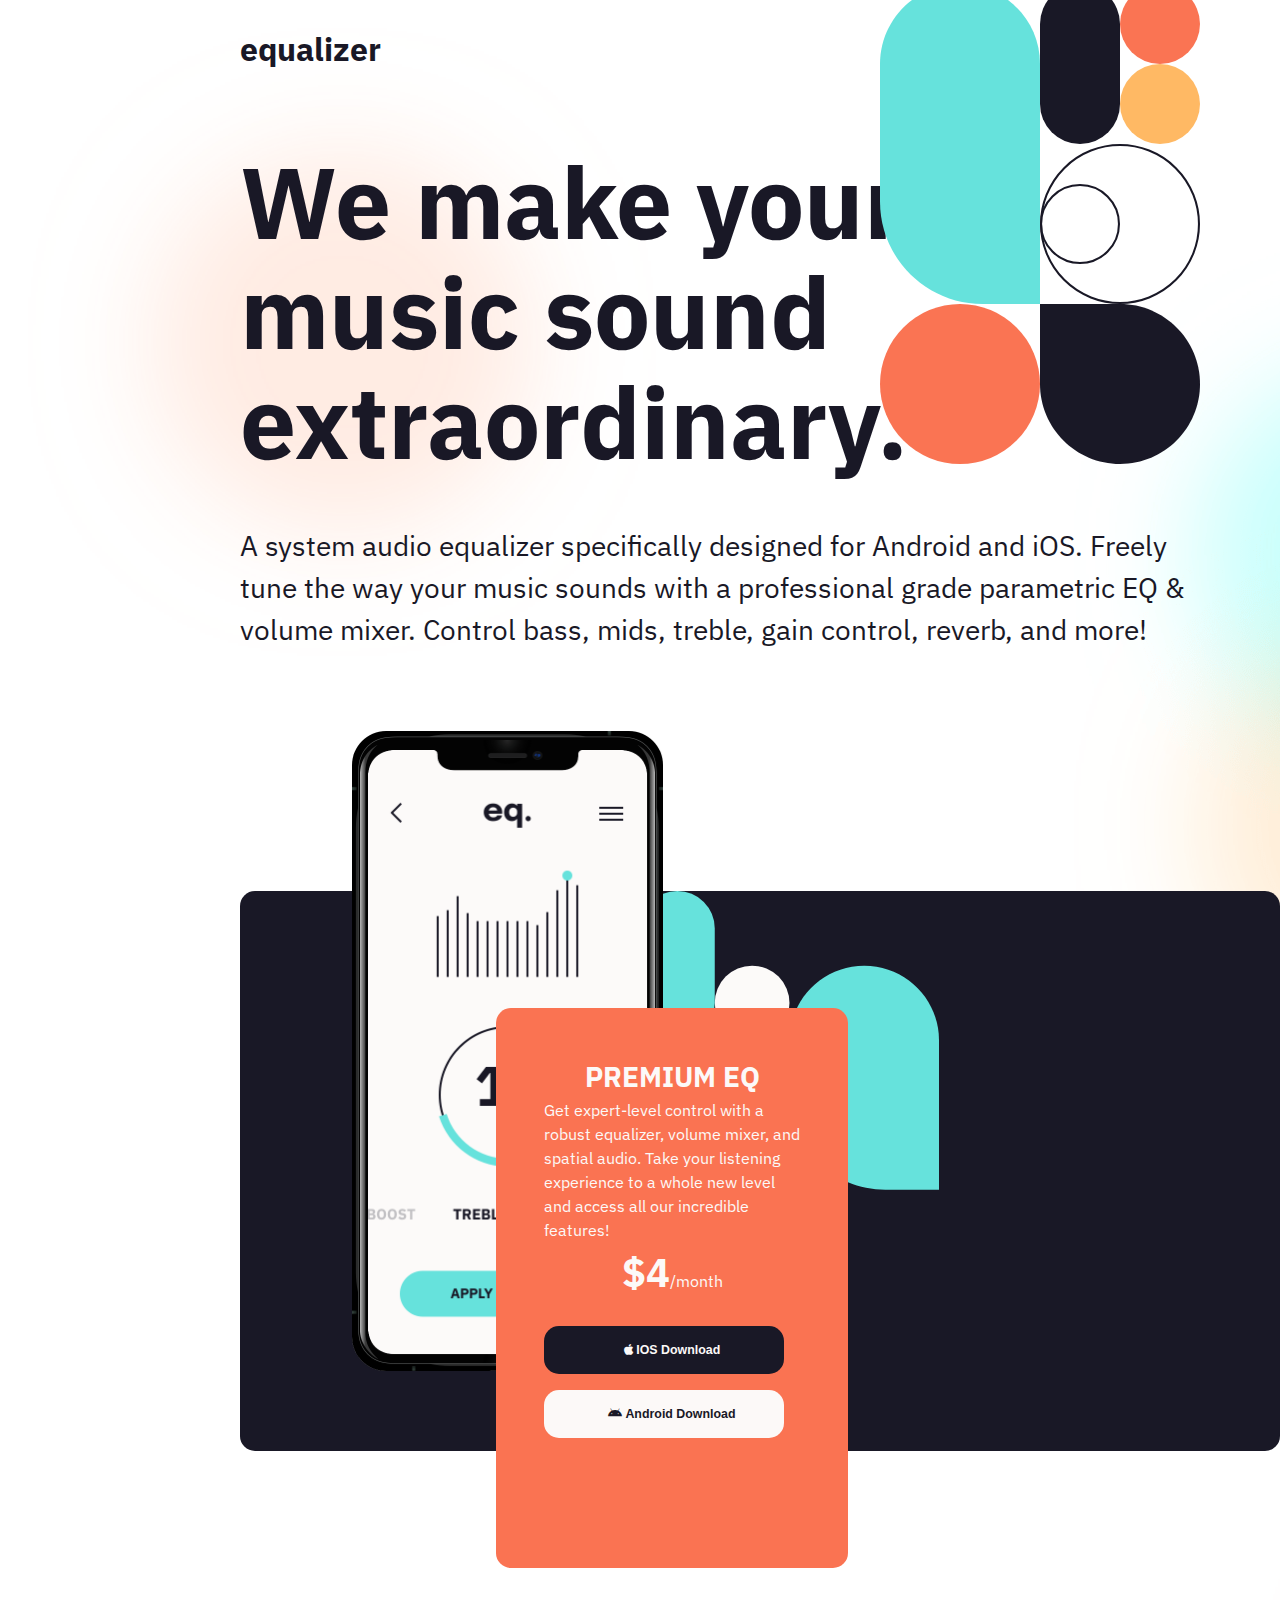
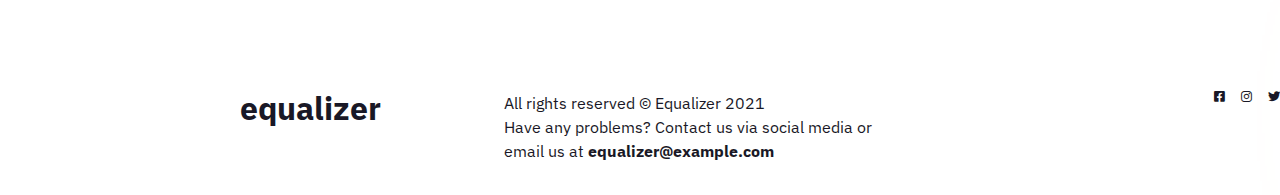
<file: index.html>
<!DOCTYPE html>
<html lang="en">
<head>
  <meta charset="UTF-8">
  <meta name="viewport" content="width=device-width, initial-scale=1.0">

  <link rel="icon" type="image/png" sizes="32x32" href="./assets/favicon-32x32.png">
  <link rel="stylesheet" href="index.css">
    <link href="https://fonts.googleapis.com/css2?family=IBM+Plex+Sans:wght@400;700&display=swap" rel="stylesheet">
    <link rel="stylesheet" href="https://cdnjs.cloudflare.com/ajax/libs/font-awesome/6.0.0/css/all.min.css" integrity="sha512-9usAa10IRO0HhonpyAIVpjrylPvoDwiPUiKdWk5t3PyolY1cOd4DSE0Ga+ri4AuTroPR5aQvXU9xC6qOPnzFeg==" crossorigin="anonymous" referrerpolicy="no-referrer" />
  <title>Frontend Mentor | Equalizer landing page</title>
</head>
<body>

  
  <div class="pattern1"></div>
  <h1 class="fs-600 ff-serif bold equa">equalizer</h1>
 

  <section class="text-block">
    <h1 class="fs-800 ff-serif bold">We make your music sound extraordinary.</h1>
    <p class="fs-500 ff-serif">A system audio equalizer specifically designed for Android and iOS. Freely tune the 
    way your music sounds with a professional grade parametric EQ & volume mixer. Control 
    bass, mids, treble, gain control, reverb, and more!</p>
  </section>
  

  <main class="pres-block">

    <div class="pres-block-back"></div>
    <div class="pres-block-phone"></div>

    <div class="pres-block-pricing bg-orange button-grid orange-format">
      <h2 class="fs-500 text-white ff-serif uppercase bold">Premium EQ</h2>
      <p class="fs-300 text-white ff-serif">Get expert-level control with a robust equalizer, volume mixer, and spatial audio. Take 
        your listening experience to a whole new level and access all our incredible features!</p>
        <p class="fs-300 ff-serif text-white"><span style="font-size: 2.5rem; font-weight: bold;">$4</span>/month</p>
        
        <div class="btns-container">
          <button id="ios" aria-selected="true" class="ff-sans-cond text-white bg-dark social-btn bold"><i class="fa-brands fa-apple"></i>   IOS Download</button>
          <button id="android" aria-selected="false" class="ff-sans-cond text-dark bg-white social-btn bold"><i class="fa-brands fa-android"></i>   Android Download</button>
        </div>
    </div>
      
  </main>

  
  <footer class="grid">
    <h1 class="fs-600 ff-serif bold grid-h1">equalizer</h1>

    <p class="fs-300 text-black ff-serif grid-p">All rights reserved © Equalizer 2021 <br> Have any problems? Contact us via social media or <br>email us at <span style="font-weight: bold;">equalizer@example.com</span></p>
    
    <div class="social-logo">
      <i class="fa-brands fa-facebook-square"></i>
      <i class="fa-brands fa-instagram"></i>
      <i class="fa-brands fa-twitter"></i>
    </div>
  </footer>
  
  <script src="app.js"></script>

</body>
</html>
</file>
<file: index.css>
/* ------------------- */
/* Custom properties   */
/* ------------------- */

:root {
    /* colors */
    --clr-dark: 244 23% 12%;
    --clr-white: 20 33% 98%;
    --clr-blue: 177 68% 64%;
    --clr-orange: 12 94% 65%;
    --clr-orange-light: 33 100% 70%;
    --clr-light: 180 2% 39%;;

    
    /* font-sizes */
    --fs-900: clamp(5rem, 8vw + 1rem, 9.375rem);
    --fs-800: 3rem;
    --fs-700: 1.5rem;
    --fs-600: 1rem;
    --fs-500: 1rem;
    --fs-400: 0.9375rem;
    --fs-300: 1rem;
    --fs-200: 0.775rem;
    --fs-100: 0.6rem;
    
    /* font-families */
    --ff-serif: "IBM Plex Sans", serif;
    --ff-sans-cond: "Barlow Condensed", sans-serif;
    --ff-sans-normal: "Barlow", sans-serif;
}

@media (min-width: 35em) {
    :root {
        --fs-800: 5rem;
        --fs-700: 2.5rem;
        --fs-600: 1.5rem;
        --fs-500: 1.25rem;
        --fs-400: 1rem;
    }
}

@media (min-width: 45em) {
    :root {
        /* font-sizes */
        --fs-800: 6.25rem;
        --fs-700: 3.5rem;
        --fs-600: 2rem;
        --fs-500: 1.75rem;
        --fs-400: 1.125rem;
    }
}

/* ------------------- */
/* Reset               */
/* ------------------- */

/* https://piccalil.li/blog/a-modern-css-reset/ */

/* Box sizing */
*,
*::before,
*::after {
    box-sizing: border-box;
}

/* Reset margins */
body,
h1,
h2,
h3,
h4,
h5,
p,
figure,
picture {
    margin: 0; 
}

h1,
h2,
h3,
h4,
h5,
h6,
p {
    font-weight: 400;
}

/* set up the body */
body {
    font-family: var(--ff-sans-normal);
    font-size: var(--fs-200);
    color: hsl( var(--clr-dark) );
    background-image: url(starter-code/assets/bg-main-desktop.png);
    
    line-height: 1.5;
    min-height: 100vh;
    
    display: grid;
    grid-template-rows: min-content 1fr;
    margin: 2rem 15rem;
    overflow-x: hidden;
}

/* make images easier to work with */
img,
picutre {
    max-width: 100%;
    display: block;
}

/* make form elements easier to work with */
input,
button,
textarea,
select {
    font: inherit;
}

/* remove animations for people who've turned them off */
@media (prefers-reduced-motion: reduce) {  
  *,
  *::before,
  *::after {
    animation-duration: 0.01ms !important;
    animation-iteration-count: 1 !important;
    transition-duration: 0.01ms !important;
    scroll-behavior: auto !important;
  }
}

/* ------------------- */
/* Utility classes     */
/* ------------------- */

/* general */

.flex {
    display: flex;
    gap: var(--gap, 1rem);
    flex-wrap: wrap;
}

.grid {
    display: grid;
    gap: var(--gap, 1rem);
}

.d-block {
    display: block;
}

.flow > *:where(:not(:first-child)) {
    margin-top: var(--flow-space, 1rem);
}

.container {
    padding-inline: 2em;
    margin-inline: auto;
    max-width: 80rem;
}

.sr-only {
  position: absolute; 
  width: 1px;
  height: 1px;
  padding: 0;
  margin: -1px; 
  overflow: hidden;
  clip: rect(0, 0, 0, 0);
  white-space: nowrap; /* added line */
  border: 0;
}

.skip-to-content {
    position: absolute;
    z-index: 9999;
    background: hsl( var(--clr-white) );
    color: hsl( var(--clr-dark) ); 
    padding: .5em 1em;
    margin-inline: auto;
    transform: translateY(-100%);
    transition: transform 250ms ease-in;
}

.skip-to-content:focus {
    transform: translateY(0);
}

/* colors */

   

.bg-dark { background-color: hsl( var(--clr-dark) );}
.bg-blue { background-color: hsl( var(--clr-blue) );}
.bg-white { background-color: hsl( var(--clr-white) );}
.bg-orange { background-color: hsl( var(--clr-orange) );}
.bg-orange-light { background-color: hsl( var(--clr-orange-light) );}

.text-dark { color: hsl( var(--clr-dark) );}
.text-accent { color: hsl( var(--clr-light) );}
.text-white { color: hsl( var(--clr-white) );}

/* typography */

.ff-serif { font-family: var(--ff-serif); } 
.ff-sans-cond { font-family: var(--ff-sans-cond); } 
.ff-sans-normal { font-family: var(--ff-sans-normal); } 

.letter-spacing-1 { letter-spacing: 4.75px; } 
.letter-spacing-2 { letter-spacing: 2.7px; } 
.letter-spacing-3 { letter-spacing: 2.35px; } 

.uppercase { text-transform: uppercase; }

.fs-900 { font-size: var(--fs-900); }
.fs-800 { font-size: var(--fs-800); }
.fs-700 { font-size: var(--fs-700); }
.fs-600 { font-size: var(--fs-600); }
.fs-500 { font-size: var(--fs-500); }
.fs-400 { font-size: var(--fs-400); }
.fs-300 { font-size: var(--fs-300); }
.fs-200 { font-size: var(--fs-200); }
.fs-100 { font-size: var(--fs-100); }

.fs-900,
.fs-800,
.fs-700,
.fs-600 {
    line-height: 1.1;
}

.bold{
    font-weight: bold;
}

.numbered-title {
    font-family: var(--ff-sans-cond);
    font-size: var(--fs-500);
    text-transform: uppercase;
    letter-spacing: 4.72px; 
}

.numbered-title span {
    margin-right: .5em;
    font-weight: 700;
    color: hsl( var(--clr-white) / .25);
}

/* ------------------- */
/* Compontents         */
/* ------------------- */

.large-button {
    font-size: 2rem;
    position: relative;
    z-index: 1;
    display: inline-grid;
    place-items: center;
    padding: 0 2em;
    border-radius: 50%;
    aspect-ratio: 1;
    text-decoration: none;
}

.large-button::after {
    content: '';
    position: absolute;
    z-index: -1;
    width: 100%;
    height: 100%;
    background: hsl( var(--clr-white) / .1);
    border-radius: 50%;
    opacity: 0;
    transition: opacity 500ms linear, transform 750ms ease-in-out;
}
 
.large-button:hover::after,
.large-button:focus::after {
    opacity: 1;
    transform: scale(1.5);
}

/* primary-header */

.primary-header{
    display: flex;
    justify-content: space-between;
    width: 100%;
}




/* color design-system */

.color-grid{
    grid-template-columns: 1fr 1fr 1fr;
}


/* typography */

.typo-grid{
    grid-template-columns: 1fr 1fr;
}




/* button system */

.button-grid{
    grid-template-columns: 1fr 1fr;
    height: 25rem;
    border-radius: 15px;
    justify-items: center;
    align-items: center;
    padding: 3rem;
    margin: 3rem 0;
}

.orange-format{
    width: 20rem;
    height: 30rem;
}

.social-btn-block{
    display: flex;
    flex-direction: column;
    justify-items: center;
    align-items: center;
    margin: 0.5rem;
}

.btns-container{
    margin-top: 1.5rem;
}

.social-btn{
    cursor: pointer;
    border-radius: 15px;
    width: 15rem;
    height: 3rem;
    margin-bottom: 1rem;
    border: none;
}

/* intro */

.pattern1{
    position: absolute;
    background-image: url(./starter-code/assets/bg-pattern-1.svg);
    background-size: contain;
    background-repeat: no-repeat;
    width: 25rem;
    height: 30rem;
    top: -1rem;
    right: 0;
    /* margin: -2rem -6rem; */
}

.text-block{
    
    margin: 5rem 5rem 5rem 0;
    width: 60rem;
}

.text-block h1{
    margin-bottom: 3rem;
    
}

/* main landing page  */

.pres-block{
    display: flex;
    /* position: relative; */
    margin: 10rem 0 15rem 0;
    height: 35rem;
    background-color: hsl( var(--clr-dark) );
    border-radius: 15px;
    
}

.pres-block-back{
    position:absolute;
    background-image: url(./starter-code/assets/bg-pattern-2.svg);
    background-size: contain;
    background-repeat: no-repeat;
    width: 25rem;
    height: 28rem;
    /* background-position: center; */
    left: 40rem;
}

.pres-block-phone{
    position: absolute;
    background-image: url(./starter-code/assets/illustration-app.png);
    background-size: contain;
    background-repeat: no-repeat;
    left: 7rem;
    top:-10rem;
    height: 40rem;
    width: 30rem;
    position: relative;
    
}

.pres-block-pricing{
    position: absolute;
    right: 27rem;
    top: 60rem;
    width: 22rem;
    height: 35rem;
}

/* footer */

footer{
    grid-template-columns: 1fr 1fr 1fr 1fr;
    
}

.grid-p{
    grid-column: 2/ span 2;
}

.social-logo{
    justify-self: end;
    display: flex;
    flex-direction: row;
    
}
.fa-brands{
    margin-left: 1rem;
}

/* ------------------- */
/* Compontents         */
/* ------------------- */

@media (max-width:900px) {


    body{
        margin: 2rem;
        background-image: url(./starter-code/assets/bg-main-tablet.png);
    }

    .pattern1{
    width: 15rem;
    right: -3rem;
    
    }

    .text-block{
        width: 37rem;
    }

    .pres-block-back{
        
        width: 25rem;
        height: 20rem;
        /* background-position: center; */
        left: 25rem;
    }

    .pres-block-pricing{
        position: absolute;
        right: 8rem;
        top: 75rem;
    }

    footer{
        grid-template-columns: 1fr 1fr 1fr;

    }

    .grid-h1{
        grid-column: 1/ span 2;
    }

    .grid-p{
        grid-row: 2/ span 1;
        grid-column: 1/ span 2;
    }

    .social-logo{
        grid-row: 2/ span 1;
        grid-column: 3/ span 1;
        align-self: center;
    }
}


@media (max-width:600px) {

        body{
            margin: 0;
            padding: 0;
        }

        .equa{
            margin: 0 2rem;
        }

        .pattern1{
        display: none;
        }

        .text-block{
            margin: 2rem;
            width: 20rem;
        }

        .text-block h1{
            font-size: 3.5rem;
        }

        .pres-block{
           width: 30.5rem;
            margin: 10rem 0 20rem 0;
           
        }

        .pres-block-back{
            background: none;
            width: 5rem;
            height: 25rem;
            /* background-position: center; */
            
        }
    
        .pres-block-phone{
            left: 6rem;
        }

        .pres-block-pricing{
            top:70rem;
            left: -0.5rem;
            width: 32rem;
            height: 27rem;
            align-items: center;
            justify-items: center;
        }

        .social-btn{
            width: 25rem;
            height: 3.5rem;
        }

        footer{
            margin: 4rem;
            grid-template-columns: 1fr;
    
        }

        .grid-h1{
            grid-row: 1
            
        }
    
        .grid-p{
            grid-row: 2
           
        }
    
        .social-logo{
            grid-row: 3
            
           
        }
}
</file>
